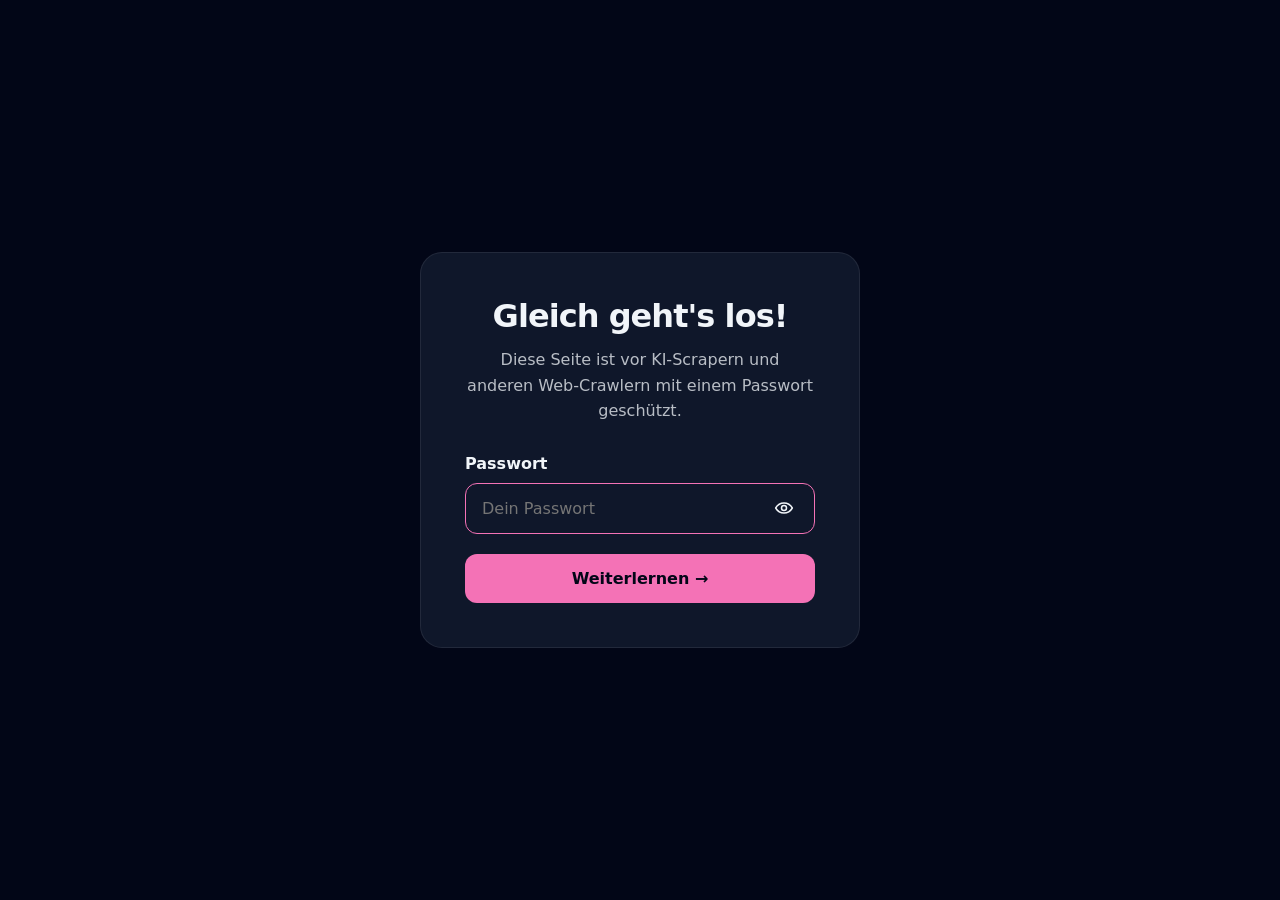
<file: index.html>
<!DOCTYPE html>
<html lang="de">
<head>
    <meta charset="UTF-8">
    <meta name="viewport" content="width=device-width, initial-scale=1.0">
    <title>annication</title>

    <!-- Styles -->
    <script src="/scripts/theme.js"></script>
    <link rel="stylesheet" href="/styles/variables.css">
    <link rel="stylesheet" href="/styles/global.css">
    <link rel="stylesheet" href="/styles/components.css">
    <link rel="stylesheet" href="/styles/index.css">

    <!-- Favicon -->
    <link rel="icon" type="image/png" href="/favicon/favicon-96x96.png" sizes="96x96">
    <link rel="icon" type="image/svg+xml" href="/favicon/favicon.svg">
    <link rel="shortcut icon" href="/favicon/favicon.ico">
    <link rel="apple-touch-icon" sizes="180x180" href="/favicon/apple-touch-icon.png">
    <link rel="manifest" href="/favicon/site.webmanifest">

    <!-- Data -->
    <script src="/scripts/content-crypto.js" defer></script>
    <script src="/scripts/course-loader.js" defer></script>

    <!-- Components -->
    <script src="/scripts/components/site-header.js" defer></script>
    <script src="/scripts/components/site-footer.js" defer></script>

    <!-- Page -->
    <script type="module" src="/scripts/index-page.js"></script>
</head>

<body>
    <site-header></site-header>

    <main class="home-main">
        <!-- Hero -->
        <section class="hero">
            <div class="hero-content">
                <p class="hero-eyebrow">
                    Mathematik · Informatik
                </p>

                <h1 class="hero-title">
                    Lernen, bis es
                    <span id="click-word">klickt</span>.
                </h1>

                <p class="hero-description">
                    annication ist eine kostenlose Lernplattform für Informatik und Mathematik.
                    <a class="hero-more-link" href="/pages/about.html">
                        Mehr erfahren <span aria-hidden="true">→</span>
                    </a>
                </p>

                <nav class="hero-actions" aria-label="Lernangebote">
                    <a class="button hero-action" href="#courses">
                        Kurse
                    </a>

                    <a class="button hero-action" href="#explore">
                        Entdecken
                    </a>

                    <a class="button hero-action" href="#youtube">
                        YouTube
                    </a>
                </nav>
            </div>

            <img
                class="hero-rocket"
                src="/annication_rocket.png"
                alt="annication Rakete">
        </section>

        <!-- Kurse -->
        <section id="courses" class="courses-section">
            <h2>Kurse</h2>

            <p>
                Klassische Uni-Module, aufbereitet und ergänzt.
                Lerne Schritt für Schritt mit strukturierten Kursen
                aus Informatik und Mathematik.
            </p>

            <div id="course-grid" class="course-grid"></div>
        </section>

        <!-- Entdecken -->
        <section id="explore" class="feature-section">
            <div class="feature-content">
                <h2>Entdecken</h2>

                <p>
                    In der Informatik und Mathematik hängen viele Themen zusammen - selbst wenn man
                    es ihnen auf den ersten Blick nicht ansieht. Mit der Graphennavigation
                    kannst du diese Zusammenhänge erkunden und so eine ganze neue Perspektive gewinnen.
                </p>

                <a class="feature-link" href="/pages/explore.html">
                    Wissensgraph erkunden
                    <span aria-hidden="true">→</span>
                </a>
            </div>
        </section>

        <!-- YouTube -->
        <section id="youtube" class="feature-section">
            <div class="feature-content">
                <h2>YouTube</h2>

                <p>
                    Manchmal hilft es, sich etwas erklären zu lassen.
                    Auf dem annication-YouTube-Kanal findest du
                    Erklärvideos rund um Informatik und Mathematik.
                </p>

                <a
                    class="feature-link"
                    href="https://www.youtube.com/@annication"
                    target="_blank"
                    rel="noopener noreferrer">
                    Zum YouTube-Kanal
                    <span aria-hidden="true">↗</span>
                </a>
            </div>
        </section>
    </main>

    <site-footer></site-footer>
</body>
</html>
</file>
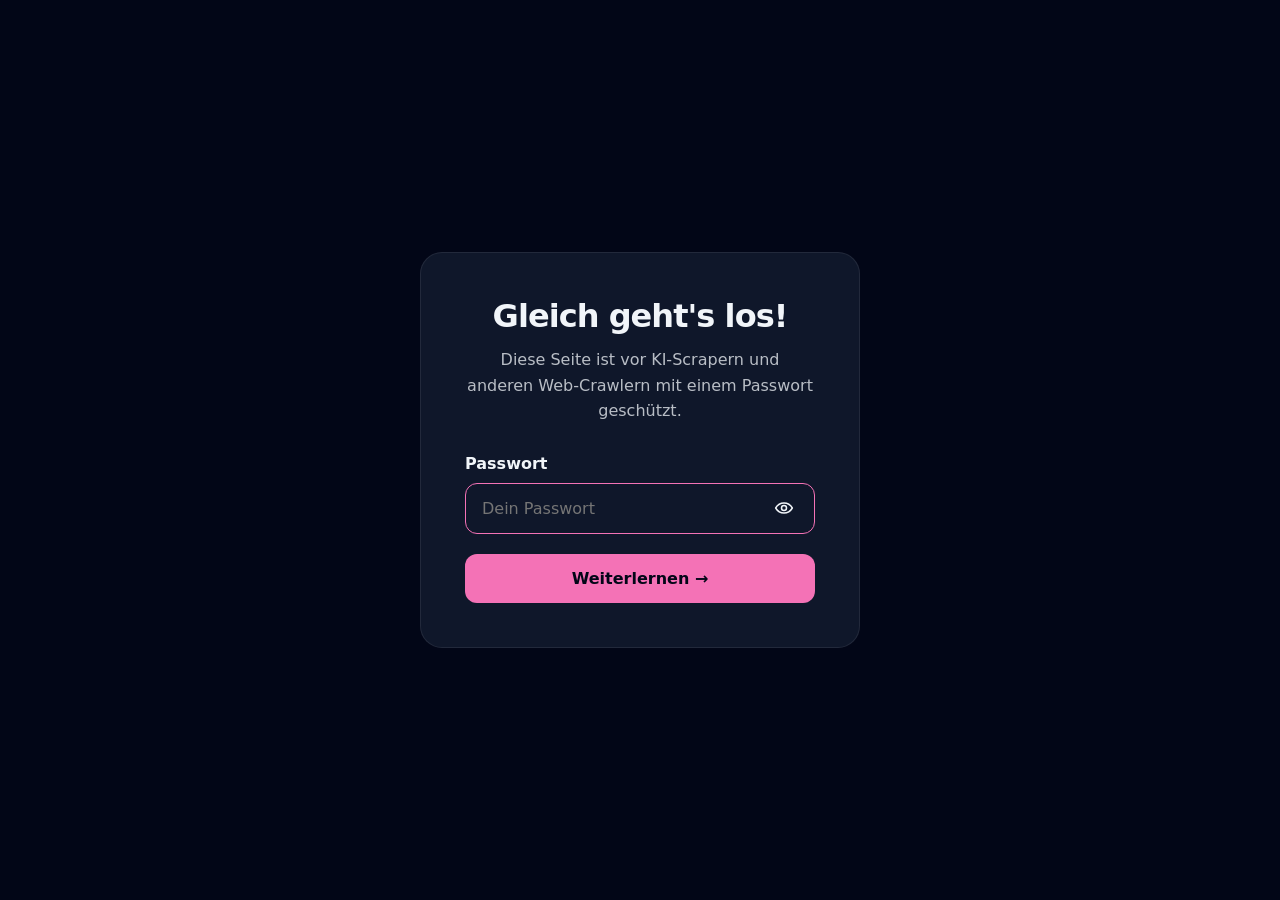
<file: password.html>
<!DOCTYPE html>
<html lang="de" class="staticrypt-html">
<head>
    <meta charset="utf-8" />
    <meta name="viewport" content="width=device-width, initial-scale=1" />
    <title>Geschützter Bereich | annication</title>
    <meta http-equiv="cache-control" content="no-cache" />
    <link rel="stylesheet" href="/styles/variables.css" />
    <link rel="stylesheet" href="/styles/index.css" />
    <script src="/scripts/content-crypto.js" defer></script>
    <script src="/scripts/password.js" defer></script>
</head>
<body class="staticrypt-body">
    <div id="staticrypt_loading" class="staticrypt-spinner-container" role="status" aria-label="Seite wird geladen">
        <div class="staticrypt-spinner"></div>
    </div>

    <main id="staticrypt_content" class="staticrypt-content hidden">
        <div class="staticrypt-page">
            <section class="staticrypt-card" aria-labelledby="password-title">
                <div class="staticrypt-brand">
                    <h1 id="password-title" class="staticrypt-title">Gleich geht's los!</h1>
                    <p class="staticrypt-instructions">Diese Seite ist vor KI-Scrapern und anderen Web-Crawlern mit einem Passwort geschützt.</p>
                </div>
                <form id="staticrypt-form" action="#" method="post">
                    <label class="staticrypt-label" for="staticrypt-password">Passwort</label>
                    <div class="staticrypt-password-container">
                        <input id="staticrypt-password" type="password" name="password"
                               placeholder="Dein Passwort" autocomplete="current-password" autofocus required />
                        <button id="staticrypt-toggle-password-visibility" class="staticrypt-toggle-password-visibility"
                                type="button" aria-label="Passwort anzeigen" aria-pressed="false">
                            <svg viewBox="0 0 24 24" fill="none" stroke="currentColor" stroke-width="1.8"
                                 stroke-linecap="round" stroke-linejoin="round" aria-hidden="true">
                                <path d="M2 12s3.5-6 10-6 10 6 10 6-3.5 6-10 6S2 12 2 12Z" />
                                <circle cx="12" cy="12" r="3" />
                            </svg>
                        </button>
                    </div>
                    <input type="submit" class="staticrypt-decrypt-button" value="Weiterlernen →" />
                    <p id="staticrypt-error" class="staticrypt-error hidden" role="alert">Hm ... Dein Passwort stimmt leider nicht.</p>
                </form>
            </section>
        </div>
    </main>
</body>
</html>
</file>
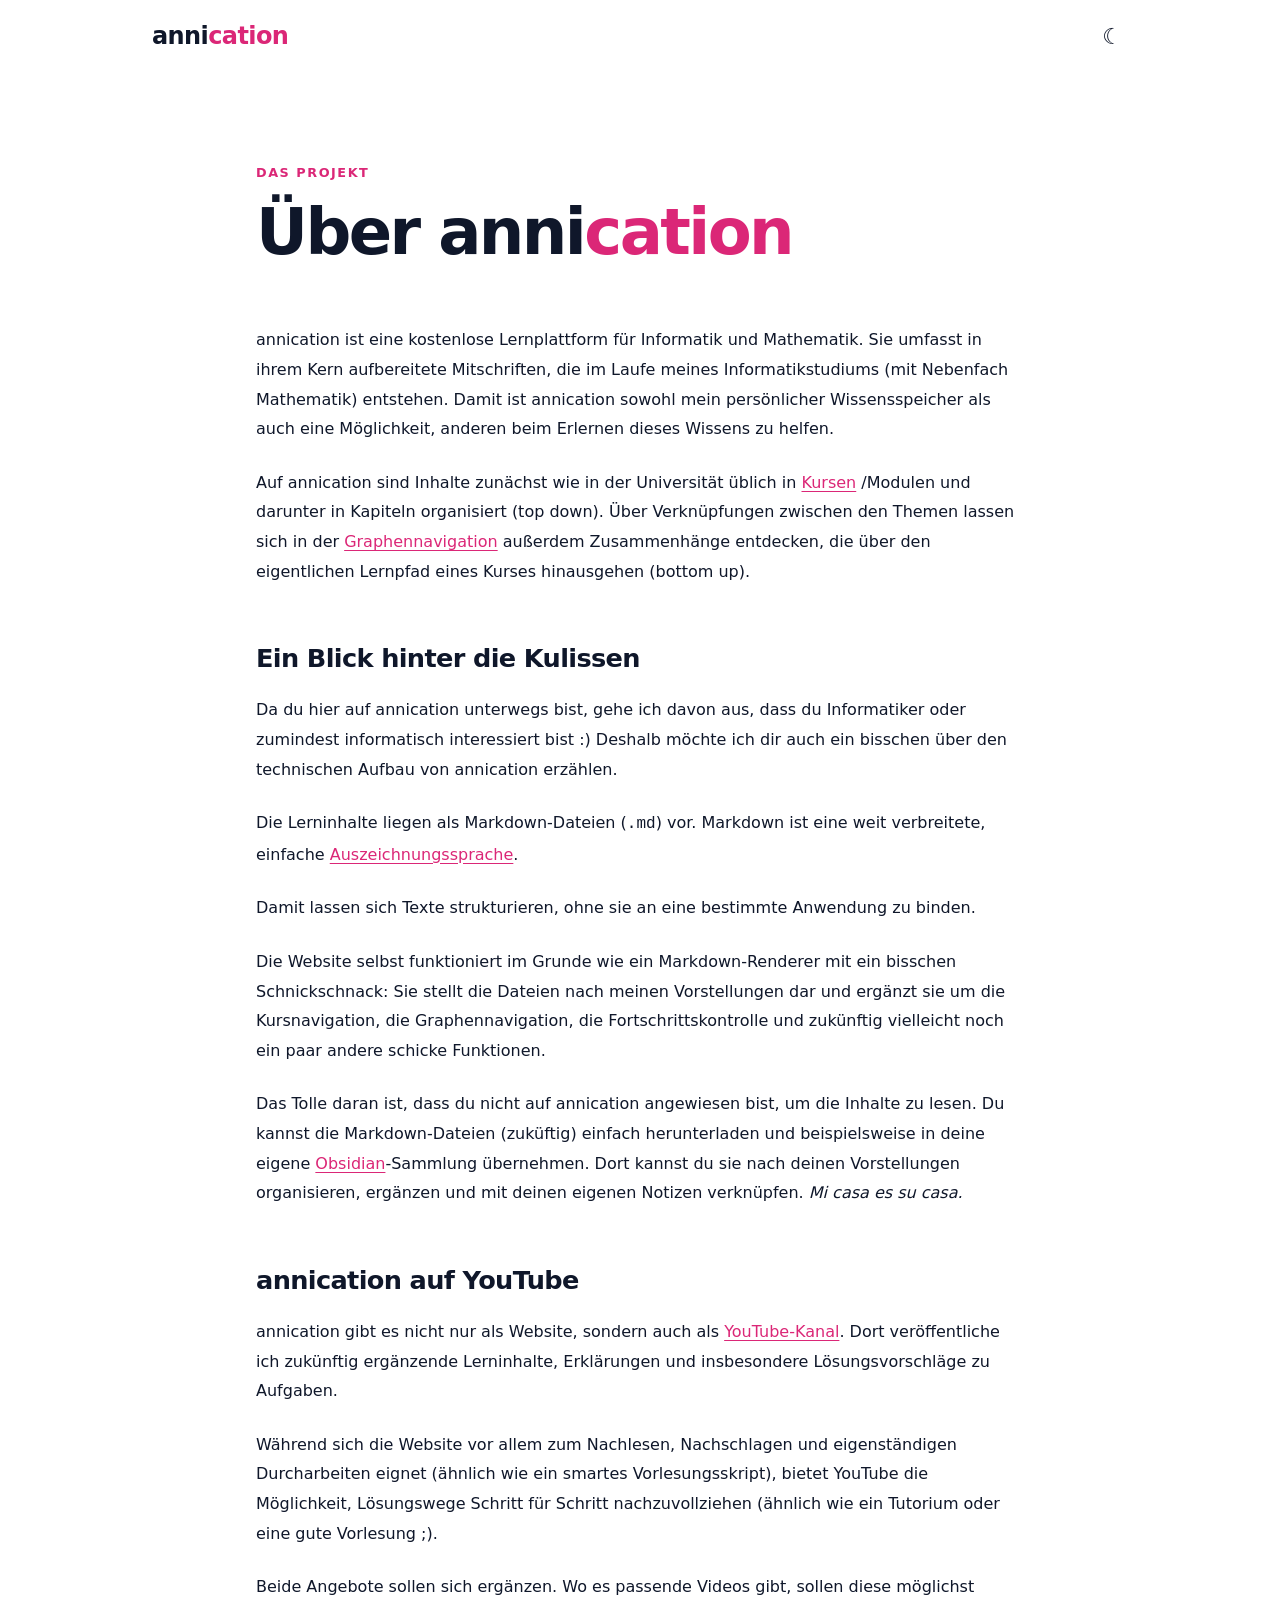
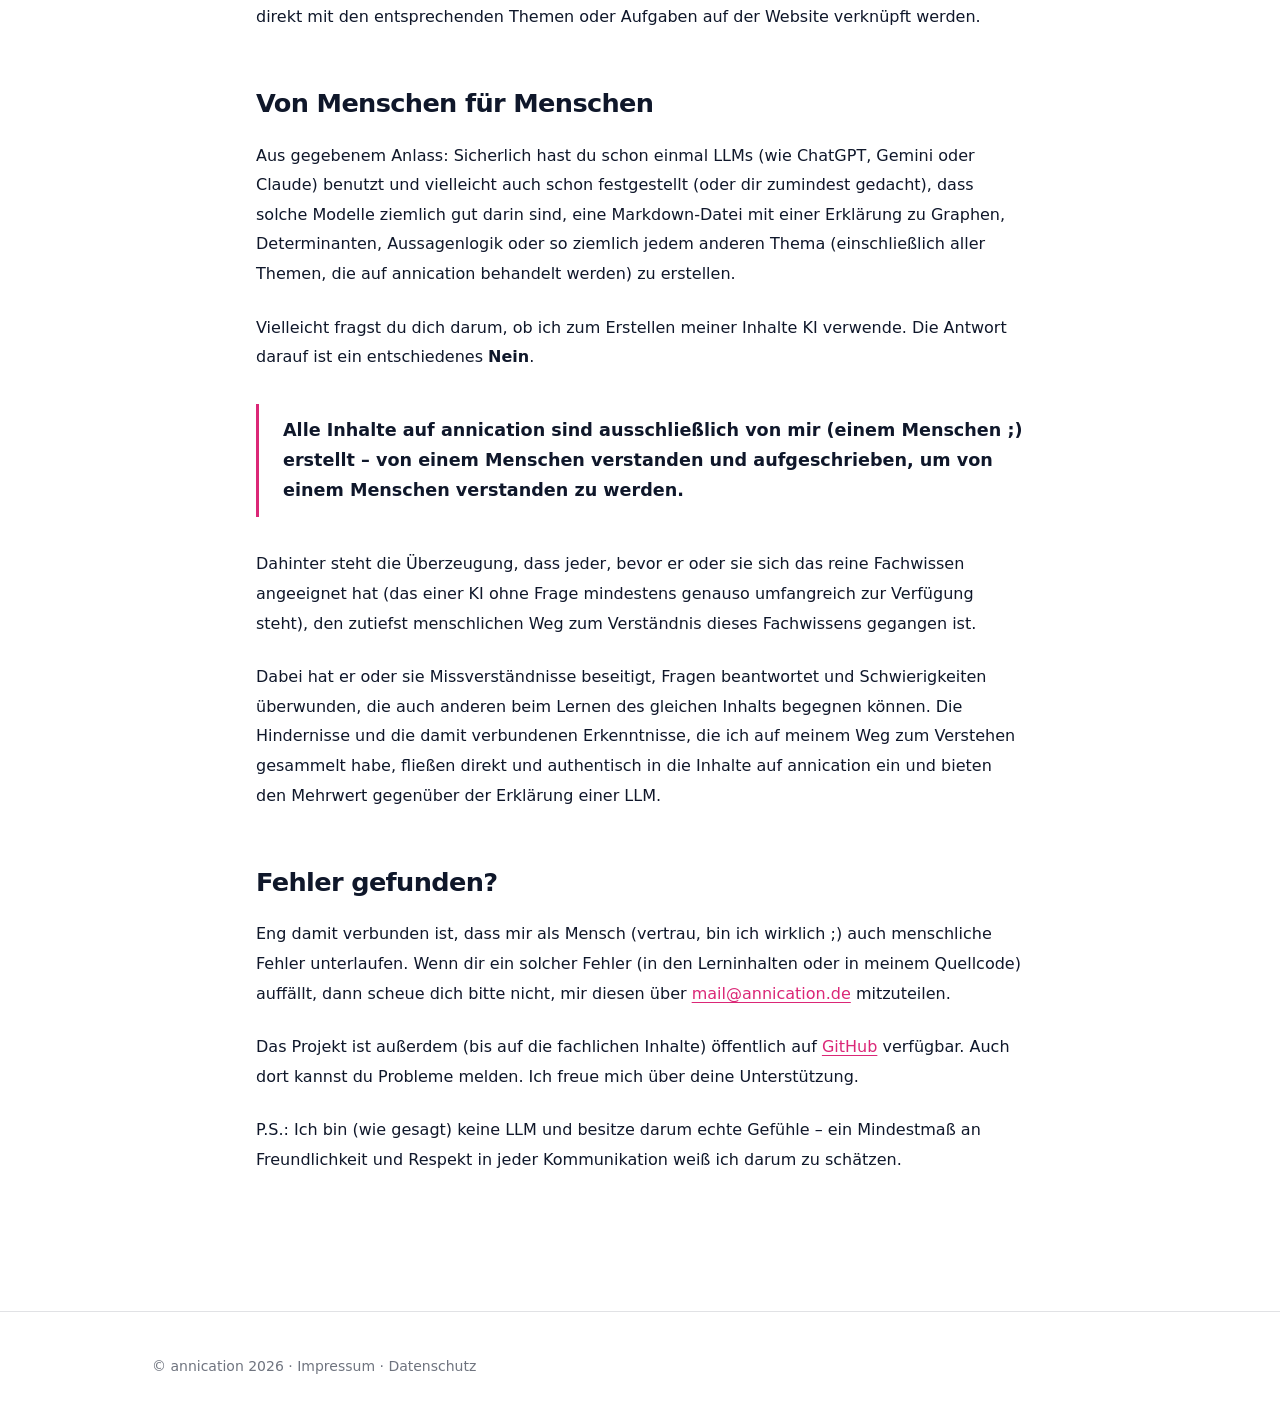
<file: pages/about.html>
<!DOCTYPE html>
<html lang="de">
<head>
    <meta charset="UTF-8">
    <meta name="viewport" content="width=device-width, initial-scale=1.0">

    <title>Über annication</title>

    <!-- Styles -->
    <script src="/scripts/theme.js"></script>
    <link rel="stylesheet" href="/styles/variables.css">
    <link rel="stylesheet" href="/styles/global.css">
    <link rel="stylesheet" href="/styles/components.css">
    <link rel="stylesheet" href="/styles/about.css">

    <!-- Favicon -->
    <link rel="icon" type="image/png" href="/favicon/favicon-96x96.png" sizes="96x96">
    <link rel="icon" type="image/svg+xml" href="/favicon/favicon.svg">
    <link rel="shortcut icon" href="/favicon/favicon.ico">
    <link rel="apple-touch-icon" sizes="180x180" href="/favicon/apple-touch-icon.png">
    <link rel="manifest" href="/favicon/site.webmanifest">

    <!-- Components -->
    <script src="/scripts/components/site-header.js" defer></script>
    <script src="/scripts/components/site-footer.js" defer></script>
</head>

<body>
    <site-header></site-header>

    <main class="about-page">
        <article class="about-article">

            <header class="about-header">
                <p class="about-eyebrow">DAS PROJEKT</p>
                <h1>Über anni<span class="about-cation">cation</span></h1>
            </header>

            <div class="about-content">
                <p>
                    annication ist eine kostenlose Lernplattform für
                    Informatik und Mathematik.
                    Sie umfasst in ihrem Kern aufbereitete Mitschriften,
                    die im Laufe meines Informatikstudiums (mit Nebenfach
                    Mathematik) entstehen. Damit ist annication sowohl
                    mein persönlicher Wissensspeicher als auch eine
                    Möglichkeit, anderen beim Erlernen dieses Wissens
                    zu helfen.
                </p>

                <p>
                    Auf annication sind Inhalte zunächst wie in der
                    Universität üblich in
                    <a href="/#courses">Kursen</a>
                    /Modulen und darunter in Kapiteln
                    organisiert (top down). Über Verknüpfungen zwischen
                    den Themen lassen sich in der
                    <a href="/#graph">Graphennavigation</a>
                    außerdem Zusammenhänge entdecken, die über den
                    eigentlichen Lernpfad eines Kurses hinausgehen
                    (bottom up).
                </p>

                <h2>Ein Blick hinter die Kulissen</h2>

                <p>
                    Da du hier auf annication unterwegs bist, gehe ich davon aus, dass du
                    Informatiker oder zumindest informatisch interessiert
                    bist :) Deshalb möchte ich dir auch ein bisschen
                    über den technischen Aufbau von annication erzählen.
                </p>

                <p>
                    Die Lerninhalte liegen als Markdown-Dateien
                    (<code>.md</code>) vor. Markdown ist eine weit
                    verbreitete, einfache
                    <a href="https://de.wikipedia.org/wiki/Auszeichnungssprache" target="_blank" rel="noopener noreferrer">Auszeichnungssprache</a>.

                </p>

                <p>
                    Damit lassen sich Texte
                    strukturieren, ohne sie an eine bestimmte Anwendung
                    zu binden.
                </p>

                <p>
                    Die Website selbst funktioniert im Grunde wie ein
                    Markdown-Renderer mit ein bisschen Schnickschnack:
                    Sie stellt die Dateien nach meinen Vorstellungen
                    dar und ergänzt sie um die Kursnavigation, die
                    Graphennavigation, die Fortschrittskontrolle und
                    zukünftig vielleicht noch ein paar andere schicke
                    Funktionen.
                </p>

                <p>
                    Das Tolle daran ist, dass du nicht auf annication
                    angewiesen bist, um die Inhalte zu lesen. Du kannst
                    die Markdown-Dateien (zuküftig) einfach herunterladen und beispielsweise
                    in deine eigene
                    <a href="https://obsidian.md" target="_blank" rel="noopener noreferrer">Obsidian</a>-Sammlung
                    übernehmen.
                    Dort kannst du sie nach deinen Vorstellungen
                    organisieren, ergänzen und mit deinen eigenen
                    Notizen verknüpfen.
                    <em>Mi casa es su casa.</em>
                </p>

                <h2>annication auf YouTube</h2>

                <p>
                    annication gibt es nicht nur als Website, sondern
                    auch als
                    <a href="https://www.youtube.com/@annication">YouTube-Kanal</a>.
                    Dort veröffentliche ich zukünftig ergänzende
                    Lerninhalte, Erklärungen und insbesondere
                    Lösungsvorschläge zu Aufgaben.
                </p>

                <p>
                    Während sich die Website vor allem zum Nachlesen,
                    Nachschlagen und eigenständigen Durcharbeiten eignet
                    (ähnlich wie ein smartes Vorlesungsskript), bietet
                    YouTube die Möglichkeit, Lösungswege Schritt für
                    Schritt nachzuvollziehen (ähnlich wie ein Tutorium
                    oder eine gute Vorlesung ;).
                </p>

                <p>
                    Beide Angebote sollen sich ergänzen. Wo es passende
                    Videos gibt, sollen diese möglichst direkt mit den
                    entsprechenden Themen oder Aufgaben auf der Website
                    verknüpft werden.
                </p>

                <h2>Von Menschen für Menschen</h2>

                <p>
                    Aus gegebenem Anlass: Sicherlich hast du schon einmal
                    LLMs (wie ChatGPT, Gemini oder Claude) benutzt und
                    vielleicht auch schon festgestellt (oder dir
                    zumindest gedacht), dass solche Modelle ziemlich
                    gut darin sind, eine Markdown-Datei mit einer
                    Erklärung zu Graphen, Determinanten,
                    Aussagenlogik oder so ziemlich jedem anderen Thema
                    (einschließlich aller Themen, die auf annication
                    behandelt werden) zu erstellen.
                </p>

                <p>
                    Vielleicht fragst du dich darum, ob ich zum Erstellen
                    meiner Inhalte KI verwende. Die Antwort darauf ist
                    ein entschiedenes <strong>Nein</strong>.
                </p>

                <p class="about-statement">
                    Alle Inhalte auf annication sind ausschließlich von
                    mir (einem Menschen ;) erstellt – von einem Menschen
                    verstanden und aufgeschrieben, um von einem Menschen
                    verstanden zu werden.
                </p>

                <p>
                    Dahinter steht die Überzeugung, dass jeder, bevor
                    er oder sie sich das reine Fachwissen angeeignet hat
                    (das einer KI ohne Frage mindestens genauso
                    umfangreich zur Verfügung steht), den zutiefst
                    menschlichen Weg zum Verständnis dieses Fachwissens
                    gegangen ist.
                </p>

                <p>
                    Dabei hat er oder sie Missverständnisse beseitigt,
                    Fragen beantwortet und Schwierigkeiten überwunden,
                    die auch anderen beim Lernen des gleichen Inhalts
                    begegnen können. Die Hindernisse und die damit
                    verbundenen Erkenntnisse, die ich auf meinem Weg
                    zum Verstehen gesammelt habe, fließen direkt und
                    authentisch in die Inhalte auf annication ein und
                    bieten den Mehrwert gegenüber der Erklärung einer LLM.
                </p>

                <h2>Fehler gefunden?</h2>

                <p>
                    Eng damit verbunden ist, dass mir als Mensch
                    (vertrau, bin ich wirklich ;) auch menschliche
                    Fehler unterlaufen. Wenn dir ein solcher Fehler
                    (in den Lerninhalten oder in meinem Quellcode)
                    auffällt, dann scheue dich bitte nicht, mir diesen
                    über
                    <a href="mailto:mail@annication.de">mail@annication.de</a>
                    mitzuteilen.
                </p>

                <p>
                    Das Projekt ist außerdem (bis auf die fachlichen Inhalte) öffentlich auf
                    <a href="https://github.com/annication/annication.github.io" target="_blank" rel="noopener noreferrer">GitHub</a>
                    verfügbar. Auch dort kannst du Probleme melden.
                    Ich freue mich über deine Unterstützung.
                </p>

                <p>
                    P.S.: Ich bin (wie gesagt) keine LLM und besitze
                    darum echte Gefühle – ein Mindestmaß an
                    Freundlichkeit und Respekt in jeder Kommunikation
                    weiß ich darum zu schätzen.
                </p>
            </div>
        </article>
    </main>
    <site-footer></site-footer>
</body>
</html>
</file>
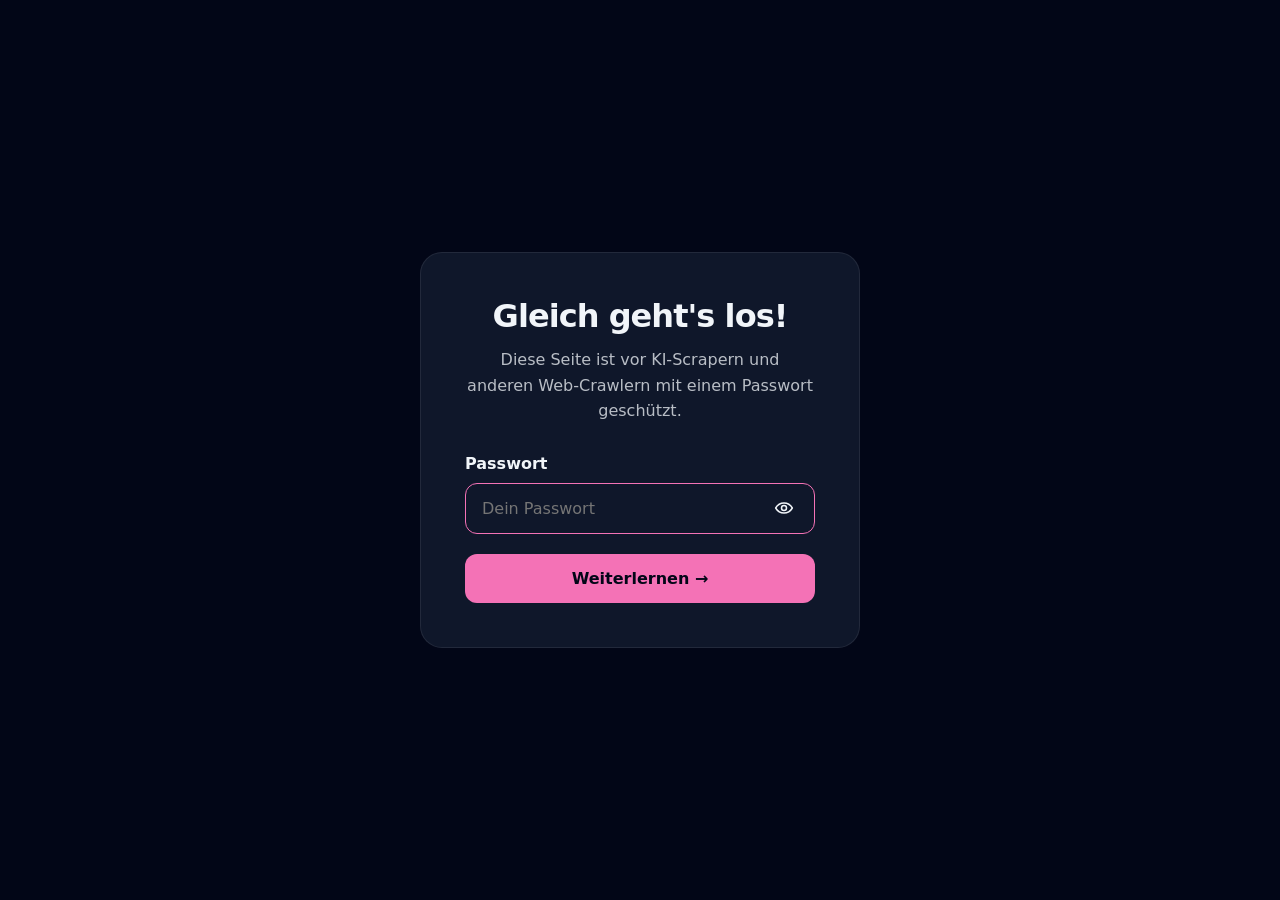
<file: pages/explore.html>
<!DOCTYPE html>
<html lang="de">
<head>
    <meta charset="UTF-8">
    <meta name="viewport" content="width=device-width, initial-scale=1.0">

    <title>Entdecken - annication</title>

    <!-- Styles -->
    <script src="/scripts/theme.js"></script>
    <link rel="stylesheet" href="/styles/variables.css">
    <link rel="stylesheet" href="/styles/global.css">
    <link rel="stylesheet" href="/styles/components.css">
    <link rel="stylesheet" href="/styles/explore.css">

    <!-- Favicon -->
    <link rel="icon" type="image/png" href="/favicon/favicon-96x96.png" sizes="96x96">
    <link rel="icon" type="image/svg+xml" href="/favicon/favicon.svg">
    <link rel="shortcut icon" href="/favicon/favicon.ico">
    <link rel="apple-touch-icon" sizes="180x180" href="/favicon/apple-touch-icon.png">
    <link rel="manifest" href="/favicon/site.webmanifest">

    <!-- Components -->
    <script src="/scripts/content-crypto.js" defer></script>
    <script src="/scripts/components/site-header.js" defer></script>
    <script type="module" src="/scripts/components/topic-graph.js">
</script>
</head>
<body class="explore-layout">
    <site-header></site-header>

    <main class="explore-main">
        <section class="explore-page">
            <div class="explore-heading">
                <h1>Entdecken</h1>
                <p>Erkunde Zusammenhänge zwischen Themen.</p>
            </div>

            <topic-graph></topic-graph>
        </section>
    </main>
</body>
</html>
</file>
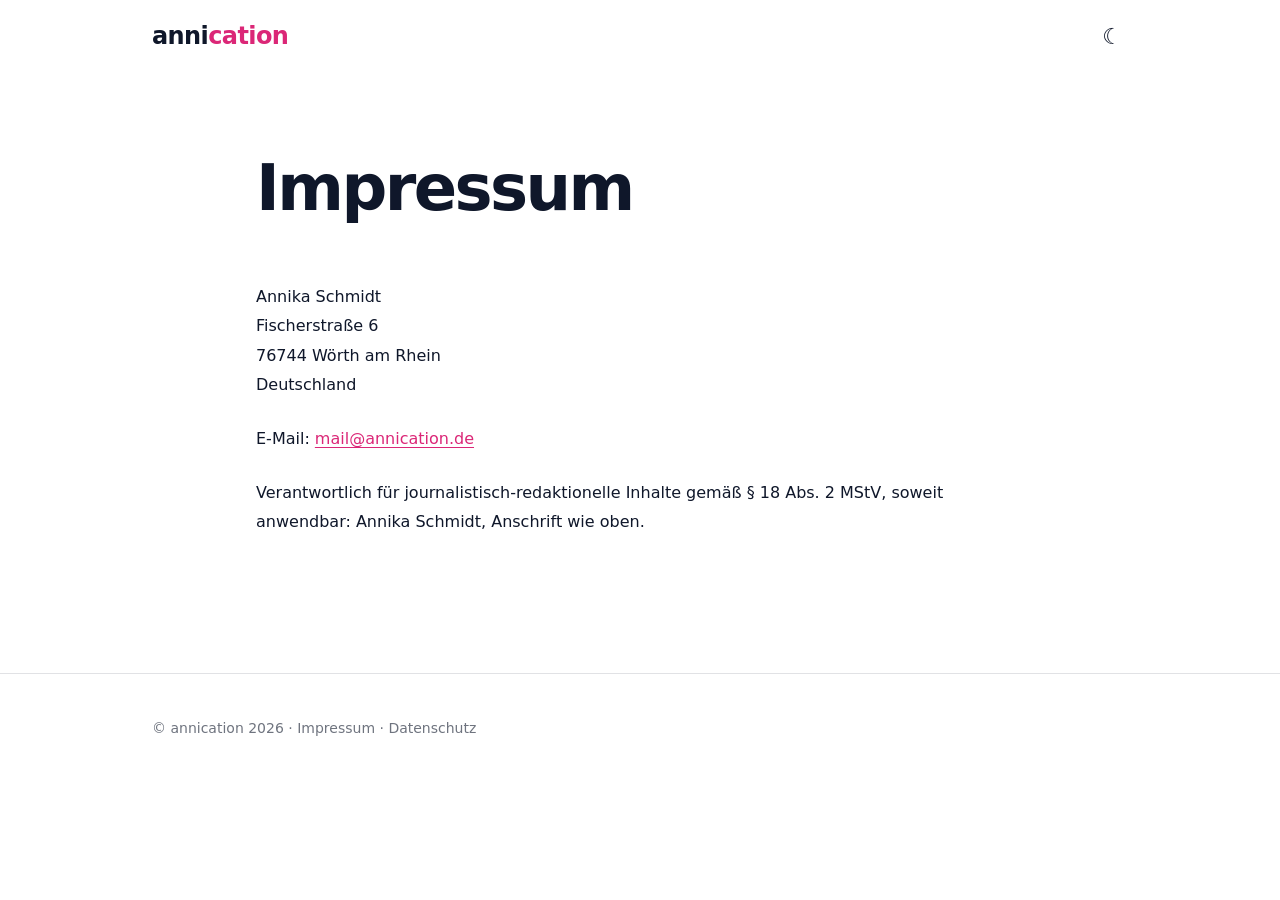
<file: pages/legal-notice.html>
<!DOCTYPE html>
<html lang="de">
<head>
    <meta charset="UTF-8">
    <meta name="viewport" content="width=device-width, initial-scale=1.0">
    <title>Impressum – annication</title>

    <!-- Styles -->
    <script src="/scripts/theme.js"></script>
    <link rel="stylesheet" href="/styles/variables.css">
    <link rel="stylesheet" href="/styles/global.css">
    <link rel="stylesheet" href="/styles/components.css">
    <link rel="stylesheet" href="/styles/about.css">

    <!-- Favicon -->
    <link rel="icon" type="image/png" href="/favicon/favicon-96x96.png" sizes="96x96">
    <link rel="icon" type="image/svg+xml" href="/favicon/favicon.svg">
    <link rel="shortcut icon" href="/favicon/favicon.ico">
    <link rel="apple-touch-icon" sizes="180x180" href="/favicon/apple-touch-icon.png">
    <link rel="manifest" href="/favicon/site.webmanifest">

    <!-- Components -->
    <script src="/scripts/components/site-header.js" defer></script>
    <script src="/scripts/components/site-footer.js" defer></script>
</head>

<body>
    <site-header></site-header>

    <main class="about-page">
        <article class="about-article">
            <header class="about-header">
                <h1>Impressum</h1>
            </header>

            <div class="about-content">
                <p>
                    Annika Schmidt<br>
                    Fischerstraße 6<br>
                    76744 Wörth am Rhein<br>
                    Deutschland
                </p>

                <p>
                    E-Mail:
                    <a href="mailto:mail@annication.de">
                        mail@annication.de
                    </a>
                </p>

                <p>
                    Verantwortlich für journalistisch-redaktionelle
                    Inhalte gemäß § 18 Abs. 2 MStV, soweit anwendbar:
                    Annika Schmidt, Anschrift wie oben.
                </p>
            </div>
        </article>
    </main>

    <site-footer></site-footer>
</body>
</html>
</file>
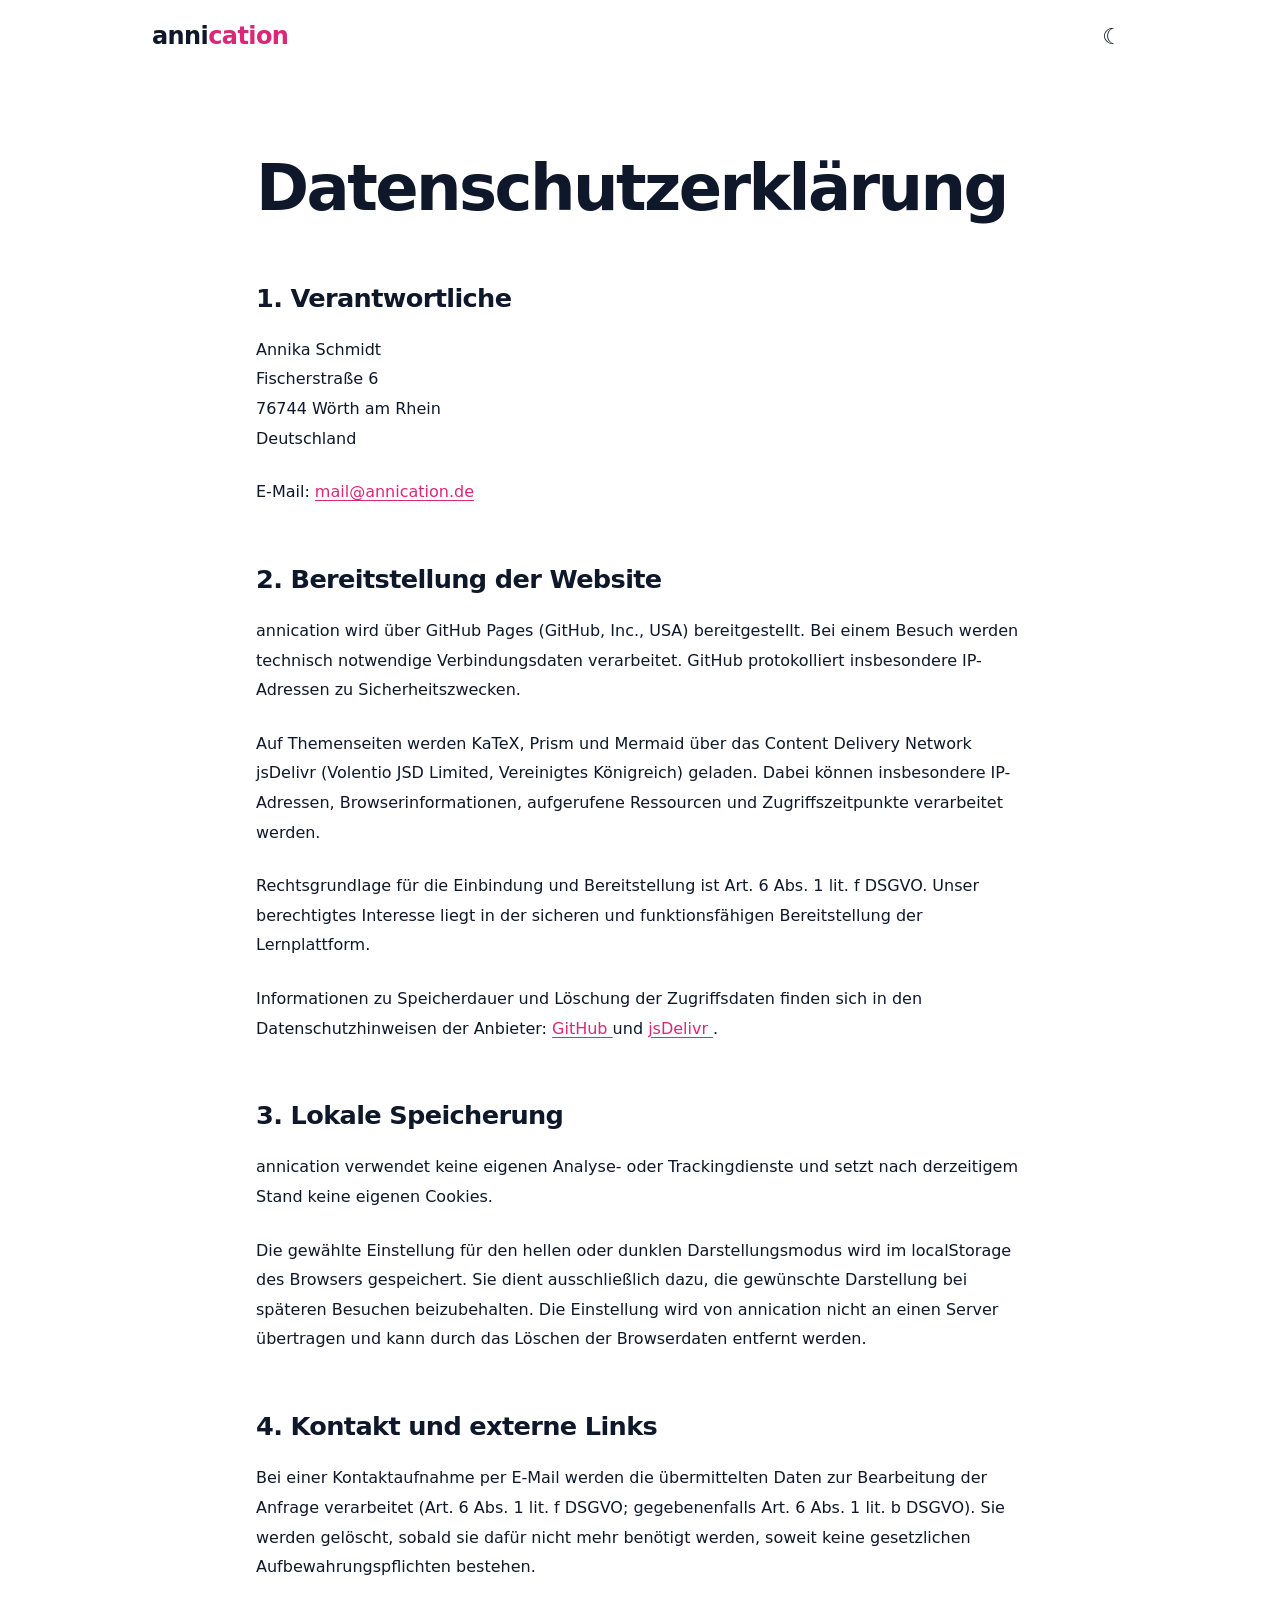
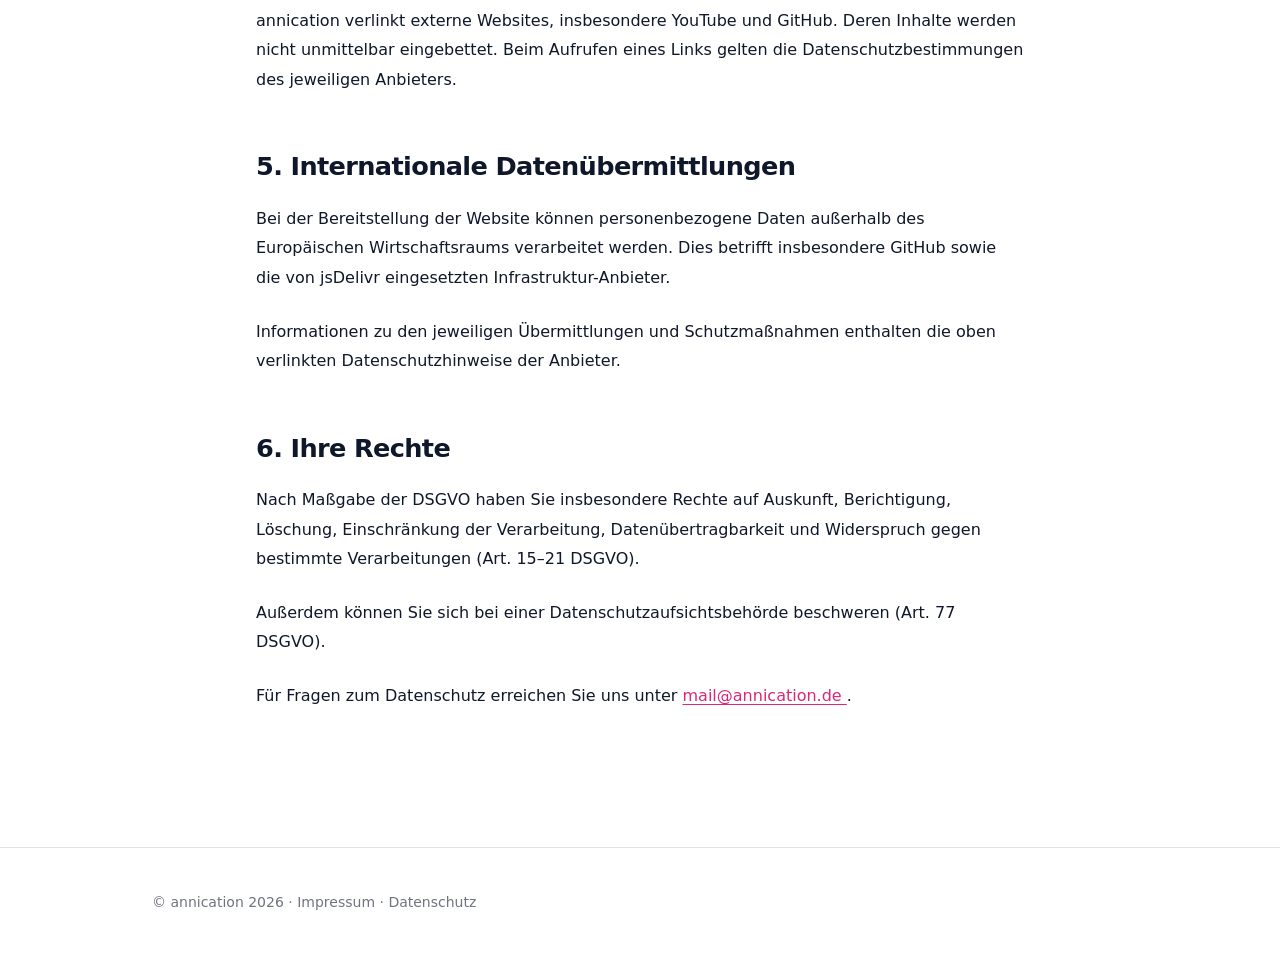
<file: pages/privacy.html>
<!DOCTYPE html>
<html lang="de">
<head>
    <meta charset="UTF-8">
    <meta name="viewport" content="width=device-width, initial-scale=1.0">
    <title>Datenschutz – annication</title>

    <!-- Styles -->
    <script src="/scripts/theme.js"></script>
    <link rel="stylesheet" href="/styles/variables.css">
    <link rel="stylesheet" href="/styles/global.css">
    <link rel="stylesheet" href="/styles/components.css">
    <link rel="stylesheet" href="/styles/about.css">

    <!-- Favicon -->
    <link rel="icon" type="image/png" href="/favicon/favicon-96x96.png" sizes="96x96">
    <link rel="icon" type="image/svg+xml" href="/favicon/favicon.svg">
    <link rel="shortcut icon" href="/favicon/favicon.ico">
    <link rel="apple-touch-icon" sizes="180x180" href="/favicon/apple-touch-icon.png">
    <link rel="manifest" href="/favicon/site.webmanifest">

    <!-- Components -->
    <script src="/scripts/components/site-header.js" defer></script>
    <script src="/scripts/components/site-footer.js" defer></script>
</head>

<body>
    <site-header></site-header>

    <main class="about-page">
        <article class="about-article">
            <header class="about-header">
                <h1>Datenschutzerklärung</h1>
            </header>

            <div class="about-content">
                <h2>1. Verantwortliche</h2>

                <p>
                    Annika Schmidt<br>
                    Fischerstraße 6<br>
                    76744 Wörth am Rhein<br>
                    Deutschland
                </p>

                <p>
                    E-Mail:
                    <a href="mailto:mail@annication.de">
                        mail@annication.de
                    </a>
                </p>

                <h2>2. Bereitstellung der Website</h2>

                <p>
                    annication wird über GitHub Pages
                    (GitHub, Inc., USA) bereitgestellt.
                    Bei einem Besuch werden technisch
                    notwendige Verbindungsdaten verarbeitet.
                    GitHub protokolliert insbesondere
                    IP-Adressen zu Sicherheitszwecken.
                </p>

                <p>
                    Auf Themenseiten werden KaTeX, Prism
                    und Mermaid über das Content Delivery
                    Network jsDelivr (Volentio JSD Limited,
                    Vereinigtes Königreich) geladen.
                    Dabei können insbesondere IP-Adressen,
                    Browserinformationen, aufgerufene
                    Ressourcen und Zugriffszeitpunkte
                    verarbeitet werden.
                </p>

                <p>
                    Rechtsgrundlage für die Einbindung
                    und Bereitstellung ist Art. 6 Abs. 1
                    lit. f DSGVO. Unser berechtigtes
                    Interesse liegt in der sicheren
                    und funktionsfähigen Bereitstellung
                    der Lernplattform.
                </p>

                <p>
                    Informationen zu Speicherdauer und
                    Löschung der Zugriffsdaten finden
                    sich in den Datenschutzhinweisen
                    der Anbieter:
                    <a href="https://docs.github.com/en/site-policy/privacy-policies/github-general-privacy-statement">
                        GitHub
                    </a>
                    und
                    <a href="https://github.com/jsdelivr/jsdelivr/blob/master/Privacy%20Policy.md">
                        jsDelivr
                    </a>.
                </p>

                <h2>3. Lokale Speicherung</h2>

                <p>
                    annication verwendet keine eigenen
                    Analyse- oder Trackingdienste und
                    setzt nach derzeitigem Stand keine
                    eigenen Cookies.
                </p>

                <p>
                    Die gewählte Einstellung für den
                    hellen oder dunklen Darstellungsmodus
                    wird im localStorage des Browsers
                    gespeichert. Sie dient ausschließlich
                    dazu, die gewünschte Darstellung
                    bei späteren Besuchen beizubehalten.
                    Die Einstellung wird von annication
                    nicht an einen Server übertragen
                    und kann durch das Löschen der
                    Browserdaten entfernt werden.
                </p>

                <h2>4. Kontakt und externe Links</h2>

                <p>
                    Bei einer Kontaktaufnahme per E-Mail
                    werden die übermittelten Daten
                    zur Bearbeitung der Anfrage verarbeitet
                    (Art. 6 Abs. 1 lit. f DSGVO;
                    gegebenenfalls Art. 6 Abs. 1
                    lit. b DSGVO). Sie werden gelöscht,
                    sobald sie dafür nicht mehr benötigt
                    werden, soweit keine gesetzlichen
                    Aufbewahrungspflichten bestehen.
                </p>

                <p>
                    annication verlinkt externe Websites,
                    insbesondere YouTube und GitHub.
                    Deren Inhalte werden nicht unmittelbar
                    eingebettet. Beim Aufrufen eines Links
                    gelten die Datenschutzbestimmungen
                    des jeweiligen Anbieters.
                </p>

                <h2>5. Internationale Datenübermittlungen</h2>

                <p>
                    Bei der Bereitstellung der Website
                    können personenbezogene Daten
                    außerhalb des Europäischen
                    Wirtschaftsraums verarbeitet werden.
                    Dies betrifft insbesondere GitHub
                    sowie die von jsDelivr eingesetzten
                    Infrastruktur-Anbieter.
                </p>

                <p>
                    Informationen zu den jeweiligen
                    Übermittlungen und Schutzmaßnahmen
                    enthalten die oben verlinkten
                    Datenschutzhinweise der Anbieter.
                </p>

                <h2>6. Ihre Rechte</h2>

                <p>
                    Nach Maßgabe der DSGVO haben Sie
                    insbesondere Rechte auf Auskunft,
                    Berichtigung, Löschung, Einschränkung
                    der Verarbeitung, Datenübertragbarkeit
                    und Widerspruch gegen bestimmte
                    Verarbeitungen (Art. 15–21 DSGVO).
                </p>

                <p>
                    Außerdem können Sie sich bei einer
                    Datenschutzaufsichtsbehörde beschweren
                    (Art. 77 DSGVO).
                </p>

                <p>
                    Für Fragen zum Datenschutz erreichen
                    Sie uns unter
                    <a href="mailto:mail@annication.de">
                        mail@annication.de
                    </a>.
                </p>
            </div>
        </article>
    </main>

    <site-footer></site-footer>
</body>
</html>
</file>
<file: styles/variables.css>
/* =========================================================
   DARK THEME
   ========================================================= */

:root {
    color-scheme: dark;

    --background: #020617;
    --surface: #0f172a;
    --text: #f1f5f9;
    --pink: #f472b6;

    --overlay: rgba(0, 0, 0, 0.5);
    --border: rgba(255, 255, 255, 0.08);
}


/* =========================================================
   LIGHT THEME
   ========================================================= */

[data-theme="light"] {
    color-scheme: light;

    --background: #ffffff;
    --surface: #f8fafc;
    --text: #0f172a;
    --pink: #db2777;

    --overlay: rgba(0, 0, 0, 0.3);
    --border: rgba(15, 23, 42, 0.12);
}

/* =========================================================
   LAYOUT
   ========================================================= */

:root {
    --layout-max-width: 64rem;
    --reading-max-width: 48rem;
    --page-padding-inline: 1.5rem;
}
</file>
<file: styles/global.css>
* {
    box-sizing: border-box;
}

html {
    background: var(--background);
}

body {
    margin: 0;

    background: var(--background);
    color: var(--text);

    font-family: "Segoe UI", system-ui, -apple-system, BlinkMacSystemFont, sans-serif;
}

main {
    width: 100%;
    max-width: var(--layout-max-width);
    margin-inline: auto;
    padding: 3rem var(--page-padding-inline);
}

.topic-main > page-title,
.topic-main > #topic {
    display: block;
    max-width: var(--reading-max-width);
    margin-inline: auto;
}

h2 {
    font-weight: 500;
}

h1 {
    margin: 0;
    font-size: clamp(2rem, 6vw, 3.75rem);
    font-weight: 900;
    letter-spacing: -0.025em;
    line-height: 1.05;
    hyphens: auto;
    white-space: normal;
    overflow-wrap: break-word;
}

.topic-link,
.topic-link:visited {
    color: var(--pink);
}
</file>
<file: styles/components.css>
/* =========================================================
   CONTENT BOXES
   ========================================================= */

.content-box {
    margin: 2rem 0;
    padding-left: 1.25rem;

    border-left: 0.1875rem solid var(--pink);
}

.content-box-header {
    display: flex;
    align-items: baseline;
    gap: 0.375rem;

    margin-bottom: 0.625rem;
}

.content-box-type {
    color: color-mix(
        in srgb,
        var(--pink) 70%,
        transparent
    );

    font-size: 0.75rem;
    font-weight: 400;
    letter-spacing: 0.08em;
}

.content-box-title {
    color: var(--text);

    font-size: 1rem;
    font-weight: 500;
}

.content-box-content {
    line-height: 1.6;
}

.content-box-content :not(pre) > code,
annication-markdown :not(pre) > code {
    background: color-mix(
        in srgb,
        var(--pink) 15%,
        transparent
    );

    padding: 0.1em 0.2em;
    border-radius: 0.25rem;
}

annication-markdown pre {
    margin: 1.5rem 0;
    padding: 1.25rem;

    background: var(--surface);
    border: 0.0625rem solid var(--border);
    border-radius: 0.75rem;

    overflow-x: auto;
}

annication-markdown pre code {
    padding: 0;

    background: none;
}

.content-box:not(.theorem, .definition, .proof)  {
    border-left-color: color-mix(
        in srgb,
        var(--pink) 25%,
        transparent
    );
}

.content-box:not(.theorem, .definition, .proof)  .content-box-type {
    font-size: 0.7rem;
    opacity: 0.6;
}

.content-box:not(.theorem, .definition, .proof)  .content-box-content {
    font-size: 0.9rem;
}

/* =========================================================
   COLLAPSIBLE CONTENT BOXES
   ========================================================= */

.content-box:is(details) > summary {
    cursor: pointer;
    list-style: none;
}

.content-box:is(details) > summary::-webkit-details-marker {
    display: none;
}

.content-box:is(details) .content-box-title {
    flex: 1;
}

.content-box-chevron {
    margin-left: auto;
    color: var(--pink);
    font-size: 1rem;
    transition: transform 0.2s ease;
}

.content-box:is(details)[open] .content-box-chevron {
    transform: rotate(180deg);
}

.content-box:is(details) > summary:focus-visible {
    outline: 0.125rem solid var(--pink);
    outline-offset: 0.25rem;
}

.content-box:is(details) > .content-box-content {
    padding-top: 0.75rem;
}


/* =========================================================
   PAGE TITLE
   ========================================================= */

.page-title {
    margin-bottom: 1.5rem;
}

.chapter-number {
    margin: 0 0 0.75rem;

    color: color-mix(
        in srgb,
        var(--pink) 70%,
        transparent
    );

    font-size: 0.875rem;
    font-weight: 600;
    letter-spacing: 0.2em;
    text-transform: uppercase;
}


/* =========================================================
   HEADER
   ========================================================= */

.header-brand {
    display: flex;
    align-items: baseline;
    gap: 0.625rem;
    min-width: 0;
}

.brand {
    color: var(--text);

    font-size: 1.5rem;
    font-weight: 700;
    letter-spacing: -0.025em;

    text-decoration: none;
    flex-shrink: 0;
}

.site-course {
    color: var(--text);
    font-size: 1rem;
    font-weight: 400;

    min-width: 0;
    overflow: hidden;
    text-overflow: ellipsis;
    white-space: nowrap;
}

.header-actions {
    display: flex;
    align-items: center;
    gap: 1.5rem;
    flex-shrink: 0;
}

.site-header {
    position: sticky;
    top: 0;
    z-index: 100;

    background: var(--background);
}

.header-inner {
    max-width: var(--layout-max-width);
    margin-inline: auto;
    padding: 1.25rem var(--page-padding-inline);

    display: flex;
    align-items: center;
    justify-content: space-between;
}

.brand {
    color: var(--text);

    font-size: 1.5rem;
    font-weight: 700;
    letter-spacing: -0.025em;

    text-decoration: none;
}

.brand span {
    color: var(--pink);
}

.site-header-separator {
    color: var(--pink);
}

.theme-toggle {
    display: flex;
    align-items: center;
    justify-content: center;

    width: 2rem;
    height: 2rem;
    padding: 0;

    background: none;
    border: none;
    border-radius: 0.5rem;

    color: var(--text);
    font: inherit;
    font-size: 1.375rem;

    cursor: pointer;
}

.theme-toggle:hover {
    color: var(--pink);
}

.theme-toggle:focus-visible {
    outline: 0.125rem solid var(--pink);
    outline-offset: 0.1875rem;
}

/* =========================================================
   TABLE OF CONTENTS BUTTON
   ========================================================= */

.table-of-contents-button {
    display: flex;
    align-items: center;
    justify-content: center;

    width: 2rem;
    height: 2rem;
    padding: 0;

    background: none;
    border: none;
    border-radius: 0.5rem;

    color: var(--text);

    cursor: pointer;
}

.table-of-contents-button:hover {
    color: var(--pink);
}

.table-of-contents-button:focus-visible {
    outline: 0.125rem solid var(--pink);
    outline-offset: 0.1875rem;
}

.menu-icon {
    display: block;
    width: 1.5rem;
    height: 1.5rem;
}

/* =========================================================
   TABLE OF CONTENTS OVERLAY
   ========================================================= */

.toc-overlay {
    position: fixed;
    inset: 0;

    background: var(--overlay);

    opacity: 0;
    pointer-events: none;

    transition: opacity 0.2s ease;

    z-index: 90;
}

.toc-overlay.open {
    opacity: 1;
    pointer-events: auto;
}


/* =========================================================
   TABLE OF CONTENTS PANEL
   ========================================================= */

.toc-panel {
    position: fixed;
    top: 5rem;
    right: 2rem;

    width: 23.75rem;
    max-width: calc(100vw - 4rem);
    max-height: calc(100vh - 7rem);

    padding: 1.75rem;

    background: var(--surface);
    border: 0.0625rem solid var(--border);
    border-radius: 1.125rem;

    overflow-y: auto;

    opacity: 0;
    transform: translateX(calc(100% + 2rem));
    pointer-events: none;

    transition:
        transform 0.25s ease,
        opacity 0.2s ease;

    z-index: 100;
}

.toc-panel.open {
    opacity: 1;
    transform: translateX(0);

    pointer-events: auto;
}

/* =========================================================
   TABLE OF CONTENTS CONTENT
   ========================================================= */

.toc-chapter {
    margin-bottom: 1.75rem;
}

.toc-chapter:last-child {
    margin-bottom: 0;
}

.toc-chapter h3 {
    margin: 0 0 0.75rem;

    color: var(--text);

    font-size: 0.9375rem;
    font-weight: 700;
}

.toc-chapter a {
    display: block;

    padding: 0.4375rem 0 0.4375rem 1rem;

    color: color-mix(
        in srgb,
        var(--text) 70%,
        transparent
    );

    font-size: 0.875rem;
    text-decoration: none;
}

.toc-chapter a:hover {
    color: var(--pink);
}

/* =========================================================
   SYNTAX HIGHLIGHTING
   ========================================================= */

annication-markdown .token.comment {
    color: color-mix(
        in srgb,
        var(--text) 45%,
        transparent
    );
}

annication-markdown .token.keyword {
    color: var(--pink);
}

annication-markdown .token.string {
    color: color-mix(
        in srgb,
        var(--pink) 65%,
        var(--text)
    );
}

annication-markdown .token.function {
    color: var(--text);
    font-weight: 600;
}

annication-markdown .token.number,
annication-markdown .token.boolean {
    color: color-mix(
        in srgb,
        var(--pink) 75%,
        var(--text)
    );
}

annication-markdown .token.operator,
annication-markdown .token.punctuation {
    color: color-mix(
        in srgb,
        var(--text) 75%,
        transparent
    );
}

/* =========================================================
   MARKDOWN TABLES
   ========================================================= */

annication-markdown table {
    width: 100%;
    margin: 1.5rem 0;
    border-collapse: collapse;
}

annication-markdown th,
annication-markdown td {
    padding: 0.75rem 1rem;
    border-bottom: 0.0625rem solid var(--border);
}

annication-markdown th {
    font-weight: 600;
    color: var(--pink);
}

annication-markdown .align-left {
    text-align: left;
}

annication-markdown .align-center {
    text-align: center;
}

annication-markdown .align-right {
    text-align: right;
}

/* =========================================================
   MARKDOWN IMAGES
   ========================================================= */

annication-markdown img {
    display: block;

    max-width: 100%;
    height: auto;

    margin: 1.5rem auto;
    border-radius: 0.75rem;
}

/* =========================================================
   MERMAID DIAGRAMS
   ========================================================= */

/*
 * Mermaid erzeugt eigene SVG-Styles.
 * Deshalb überschreibe ich bestimmte Eigenschaften mit !important.
 */

annication-markdown .mermaid {
    width: 100%;
    margin: 2rem 0;

    display: flex;
    justify-content: center;
    align-items: center;
}

annication-markdown .mermaid svg {
    max-width: 100%;
    height: auto;
}

annication-markdown .mermaid .node rect,
annication-markdown .mermaid .node circle,
annication-markdown .mermaid .node ellipse,
annication-markdown .mermaid .node polygon,
annication-markdown .mermaid .node path {
    fill: var(--surface) !important;
    stroke: var(--pink) !important;
    stroke-width: 0.125rem !important;
}

annication-markdown .mermaid .flowchart-link {
    stroke: var(--pink) !important;
}

annication-markdown .mermaid marker path {
    fill: var(--pink) !important;
    stroke: var(--pink) !important;
}

annication-markdown .mermaid .nodeLabel {
    color: var(--text) !important;
}

annication-markdown .mermaid .edgeLabel {
    color: var(--text) !important;
}

annication-markdown .mermaid .edgeLabel .label {
    color: var(--text) !important;
}

annication-markdown .mermaid .edgeLabel .labelBkg {
    background-color: var(--background) !important;
    fill: var(--background) !important;
}

annication-markdown .mermaid .edgeLabel p {
    background-color: var(--background) !important;
    color: var(--text) !important;
}

/* =========================================================
   FOOTER
   ========================================================= */

.site-footer {
    border-top: 0.0625rem solid var(--border);
}

.site-footer p {
    max-width: var(--layout-max-width);
    margin-inline: auto;
    padding: 2rem var(--page-padding-inline);

    color: color-mix(in srgb, var(--text) 60%, transparent);
    font-size: 0.875rem;
}

.site-footer a {
    color: inherit;
    text-decoration: none;
}

.site-footer a:hover {
    color: var(--pink);
}

/* =========================================================
   TOPIC PROGRESS
   ========================================================= */

.topic-progress {
    display: inline-flex;
    align-items: center;
    gap: 0.75rem;

    width: fit-content;
    margin-top: 2rem;
    padding: 0.75rem 1.25rem;

    border: 0.0625rem solid var(--border);
    border-radius: 999rem;

    background: transparent;
    color: var(--text);

    font-size: 0.875rem;

    cursor: pointer;
    user-select: none;

    transition:
        border-color 0.2s ease,
        background-color 0.2s ease,
        color 0.2s ease;
}

.topic-progress:hover {
    border-color: var(--pink);
    background: color-mix(in srgb, var(--pink) 5%, transparent);
}

.topic-progress:has(input:checked) {
    border-color: var(--pink);
    background: color-mix(in srgb, var(--pink) 10%, transparent);
}

.topic-progress:focus-within {
    outline: 0.125rem solid var(--pink);
    outline-offset: 0.1875rem;
}

.topic-progress input {
    appearance: none;

    display: grid;
    place-items: center;

    width: 1.125rem;
    height: 1.125rem;
    margin: 0;

    border: 0.09375rem solid var(--border);
    border-radius: 50%;

    background: transparent;

    cursor: pointer;
    flex-shrink: 0;
}

.topic-progress input:checked {
    border-color: var(--pink);
    background: var(--pink);
}

.topic-progress input:checked::after {
    content: "✓";
    color: var(--background);
    font-size: 0.75rem;
    font-weight: 700;
}

.topic-progress span {
    font-weight: 500;
}

.topic-progress:has(input:checked) span {
    color: var(--pink);
}

/* Kursfortschritt */

.course-card-progress {
    margin-top: 1.5rem;
}

.course-card-progress-label {
    display: block;
    margin-bottom: 0.5rem;
    font-size: 0.875rem;
    color: var(--text);
}

.course-card-progress-bar {
    width: 100%;
    height: 0.5rem;
    overflow: hidden;
    border-radius: 999rem;
    background: var(--border);
}

.course-card-progress-fill {
    height: 100%;
    border-radius: inherit;
    background: var(--pink);
    transition: width 0.2s ease;
}

/* Fortschritt im Inhaltsverzeichnis */

.toc-topic {
    display: flex;
    align-items: center;
    justify-content: space-between;
    gap: 0.75rem;
}

.toc-topic-check {
    flex-shrink: 0;
    color: var(--pink);
    font-weight: 700;
}

.toc-topic-check[hidden] {
    display: none;
}


/* =========================================================
   NEXT TOPIC NAVIGATION
   ========================================================= */

.next-topic-button {
    display: inline-flex;
    align-items: center;
    justify-content: center;
    gap: 0.75rem;

    width: fit-content;
    margin-top: 2rem;
    padding: 0.75rem 1.5rem;

    border: 0.0625rem solid var(--pink);
    border-radius: 999rem;

    background: var(--pink);
    color: var(--background);

    font-size: 0.875rem;
    font-weight: 600;
    text-decoration: none;

    transition:
        background-color 0.2s ease,
        transform 0.2s ease;
}

.next-topic-button:hover {
    background: color-mix(
        in srgb,
        var(--pink) 85%,
        var(--background)
    );

    transform: translateX(0.1875rem);
}

.next-topic-button:focus-visible {
    outline: 0.125rem solid var(--pink);
    outline-offset: 0.1875rem;
}

.next-topic-arrow {
    font-size: 1.125rem;
}

/* =========================================================
   TOPIC ACTIONS
   ========================================================= */

.topic-actions {
    display: flex;
    align-items: center;
    justify-content: space-between;
    flex-wrap: wrap;
    gap: 1.5rem;

    margin-top: 3rem;
}

.topic-actions .topic-progress,
.topic-actions .next-topic-button {
    box-sizing: border-box;

    min-height: 2.875rem;
    margin-top: 0;
    padding: 0.75rem 1.25rem;

    border-radius: 999rem;

    font-size: 0.875rem;
    line-height: 1.25rem;
}

.topic-actions .next-topic-button {
    margin-left: auto;
}
</file>
<file: styles/index.css>
/* =========================================================
   HOME PAGE
   ========================================================= */

.home-main {
    padding-block: 0;
}

/* =========================================================
   HERO
   ========================================================= */

.hero {
    display: flex;
    align-items: center;
    justify-content: space-between;
    gap: 2.5rem;

    padding: 5rem 0 7rem;
}

.hero-content {
    flex: 1;
    min-width: 0;
}

.hero-eyebrow {
    margin: 0 0 1rem;

    color: var(--pink);

    font-size: 0.875rem;
    font-weight: 600;
    letter-spacing: 0.2em;
    text-transform: uppercase;
}

.hero-title {
    max-width: 46.875rem;

    font-size: clamp(3rem, 6vw, 4.5rem);
    font-weight: 900;
}

#click-word {
    position: relative;
    display: inline-block;

    cursor: pointer;
    transition:
        transform 0.2s ease,
        color 0.2s ease;
}

#click-word.active {
    color: var(--pink);
    transform: scale(0.9);
}

.hero-description {
    max-width: 40.625rem;
    margin: 1.5rem 0 0;

    color: color-mix(in srgb, var(--text) 75%, transparent);

    font-size: 1.125rem;
    line-height: 1.8;
}

.hero-more-link {
    color: color-mix(in srgb, var(--text) 50%, transparent);
    font-size: 0.8125rem;
    font-weight: 400;
    text-decoration: none;
    white-space: nowrap;

    transition: color 0.2s ease;
}

.hero-more-link:hover,
.hero-more-link:focus-visible {
    color: var(--text);
    text-decoration: underline;
}

.hero-actions {
    display: flex;
    flex-wrap: wrap;
    align-items: center;
    gap: 0.75rem;

    margin-top: 2rem;
}

.hero-actions .hero-action {
    display: inline-flex;
    align-items: center;
    justify-content: center;
    gap: 1.5rem;

    padding: 0.75rem 1.125rem;

    border: 0.0625rem solid var(--border);
    border-radius: 0.75rem;

    background: var(--surface);
    color: var(--text);

    font: inherit;
    font-weight: 500;
    text-decoration: none;

    transition:
        border-color 0.2s ease,
        transform 0.2s ease;
}

.hero-actions .hero-action:hover {
    border-color: var(--pink);
    transform: translateY(-0.125rem);
}

.hero-actions .hero-action:focus-visible {
    outline: 2px solid var(--pink);
    outline-offset: 0.1875rem;
}

.hero-actions .hero-action span {
    color: var(--pink);
}

@media (max-width: 40rem) {
    .hero-actions {
        gap: 0.5rem;
    }

    .hero-actions .hero-action {
        flex: 1 1 auto;
        gap: 0.75rem;
        padding: 0.75rem;
    }
}

@media (prefers-reduced-motion: reduce) {
    .hero-actions .hero-action {
        transition: none;
    }

    .hero-actions .hero-action:hover {
        transform: none;
    }
}

.hero-rocket {
    width: 14rem;
    max-width: 30%;
    height: auto;

    animation: float-rocket 3s ease-in-out infinite;
}

/* =========================================================
   COURSES
   ========================================================= */

.courses-section {
    padding: 3.5rem 0;
}

.courses-section h2 {
    margin: 0;

    font-size: 1.875rem;
    font-weight: 700;
    letter-spacing: -0.025em;
}

.courses-section > p {
    max-width: 40.625rem;
    margin: 0.75rem 0 0;

    color: color-mix(in srgb, var(--text) 75%, transparent);
}

.course-grid {
    display: grid;
    grid-template-columns: repeat(2, minmax(0, 1fr));
    gap: 1rem;

    margin-top: 2rem;
}

.course-card {
    display: block;
    padding: 1.25rem;

    background: var(--surface);
    border: 0.0625rem solid var(--border);
    border-radius: 1rem;

    color: var(--text);
    text-decoration: none;

    transition: border-color 0.2s ease;
}

.course-card:hover {
    border-color: var(--pink);
}

.course-card-title {
    margin: 0;

    font-size: 1.25rem;
    font-weight: 700;
}

.course-card-description {
    margin: 0.5rem 0 0;

    color: color-mix(in srgb, var(--text) 75%, transparent);
    line-height: 1.6;
}

/* =========================================================
   ANIMATIONS
   ========================================================= */

@keyframes float-rocket {
    0%, 100% {
        transform: translateY(0);
    }

    50% {
        transform: translateY(-0.75rem);
    }
}

@keyframes click-ring {
    0% {
        opacity: 0.8;
        transform: translate(-50%, -50%) scale(0.4);
    }

    100% {
        opacity: 0;
        transform: translate(-50%, -50%) scale(1.8);
    }
}

.click-ring {
    position: absolute;
    top: 50%;
    left: 50%;

    width: 5rem;
    height: 5rem;

    border: 0.25rem solid var(--pink);
    border-radius: 50%;

    pointer-events: none;
    animation: click-ring 500ms ease-out forwards;
}

/* =========================================================
   RESPONSIVE
   ========================================================= */

@media (max-width: 47.9375rem) {
    .hero {
        padding: 4rem 0 5rem;
    }

    .hero-rocket {
        display: none;
    }

    .course-grid {
        grid-template-columns: 1fr;
    }
}

@media (prefers-reduced-motion: reduce) {
    .hero-rocket {
        animation: none;
    }

    .click-ring {
        animation: none;
    }
}

/* =========================================================
   FEATURE SECTIONS
   ========================================================= */

.feature-section {
    padding: 3.5rem 0;
    border-top: 0.0625rem solid var(--border);
}

.feature-content {
    max-width: 40.625rem;
}

.feature-section h2 {
    margin: 0;

    font-size: 1.875rem;
    font-weight: 700;
    letter-spacing: -0.025em;
}

.feature-section p {
    margin: 0.75rem 0 0;

    color: color-mix(in srgb, var(--text) 75%, transparent);
    line-height: 1.8;
}

.feature-link {
    display: inline-flex;
    align-items: center;
    gap: 0.5rem;

    margin-top: 1.5rem;

    color: var(--pink);
    font-weight: 600;
    text-decoration: none;
}

.feature-link:hover {
    text-decoration: underline;
}

.feature-link:focus-visible {
    outline: 0.125rem solid var(--pink);
    outline-offset: 0.25rem;
}

/* =========================================================
   SECTION NAVIGATION
   ========================================================= */

#courses,
#explore,
#youtube {
    scroll-margin-top: 6rem;
}

/* =========================================================
   PASSWORD PAGE
   ========================================================= */

.staticrypt-html,
.staticrypt-body {
    min-height: 100%;
    margin: 0;
}

.staticrypt-content {
    min-height: 100vh;
    box-sizing: border-box;
    display: grid;
    place-items: center;
    padding: 2rem 1rem;
    background: var(--background);
    color: var(--text);
    font-family: "Segoe UI", system-ui, sans-serif;
}

.staticrypt-page { width: min(100%, 27.5rem); }

.staticrypt-card {
    padding: clamp(1.625rem, 5vw, 2.75rem);
    border: 0.0625rem solid var(--border);
    border-radius: 1.375rem;
    background: var(--surface);
}

.staticrypt-brand { margin-bottom: 1.875rem; text-align: center; }

.staticrypt-title { margin: 0 0 0.75rem; font-size: clamp(1.6rem, 4vw, 2rem); letter-spacing: -0.03em; }
.staticrypt-instructions { margin: 0; line-height: 1.6; color: color-mix(in srgb, var(--text) 75%, transparent); }
.staticrypt-label { display: block; margin-bottom: 0.625rem; font-weight: 600; }
.staticrypt-password-container { position: relative; border: 0.0625rem solid var(--border); border-radius: 0.75rem; }
.staticrypt-password-container:focus-within { border-color: var(--pink); }
.staticrypt-password-container input {
    width: 100%; box-sizing: border-box; padding: 0.9375rem 3.25rem 0.9375rem 1rem;
    border: 0; outline: 0; border-radius: inherit;
    background: transparent; color: var(--text); font: inherit; font-size: 1rem;
}
.staticrypt-toggle-password-visibility {
    position: absolute; top: 50%; right: 0.875rem; transform: translateY(-50%);
    display: grid; place-items: center; width: 2rem; height: 2rem;
    border: 0; background: transparent; color: var(--text); cursor: pointer;
}
.staticrypt-toggle-password-visibility svg { width: 1.25rem; height: 1.25rem; }
.staticrypt-remember { display: flex; align-items: center; gap: 0.625rem; margin: 1.125rem 0; cursor: pointer; font-size: 0.92rem; }
.staticrypt-remember input { accent-color: var(--pink); }
.staticrypt-decrypt-button {
    display: block; width: 100%; margin-top: 1.25rem; padding: 0.9375rem 1.125rem;
    border: 0; border-radius: 0.75rem; background: var(--pink); color: var(--background);
    font: inherit; font-weight: 700; cursor: pointer; transition: filter 0.2s ease;
}
.staticrypt-decrypt-button:hover { filter: brightness(1.1); }
.staticrypt-decrypt-button:disabled { opacity: 0.65; cursor: wait; }
.staticrypt-error { margin: 0.875rem 0 0; color: var(--pink); font-size: 0.92rem; }
.staticrypt-spinner-container { min-height: 100vh; display: flex; align-items: center; justify-content: center; background: var(--background); }
.staticrypt-spinner { width: 1.875rem; height: 1.875rem; border: 0.1875rem solid var(--border); border-right-color: var(--pink); border-radius: 50%; animation: staticrypt-spin 0.75s linear infinite; }
@keyframes staticrypt-spin { to { transform: rotate(360deg); } }
.hidden { display: none !important; }
@media (prefers-reduced-motion: reduce) { .staticrypt-spinner { animation: none; } .staticrypt-decrypt-button { transition: none; } }
</file>
<file: styles/about.css>
.about-page {
    padding-block: 5rem 7rem;
}

.about-article {
    max-width: var(--reading-max-width);
    margin-inline: auto;
}

/* =========================================================
   HEADER
   ========================================================= */

.about-header {
    margin-bottom: 3.5rem;
}

.about-eyebrow {
    color: var(--pink);
    font-size: 0.8rem;
    font-weight: 700;
    letter-spacing: 0.12em;
    text-transform: uppercase;
    margin-bottom: 1rem;
}

.about-header h1 {
    font-size: clamp(2.5rem, 6vw, 4rem);
    font-weight: 800;
    line-height: 1.15;
    letter-spacing: -0.04em;
    margin: 0 0 1.5rem;
}

.about-cation {
    color: var(--pink);
}

/* =========================================================
   CONTENT
   ========================================================= */

.about-content {
    line-height: 1.85;
    font-size: 1rem;
}

.about-content p {
    margin: 0 0 1.5rem;
}

.about-content h2 {
    font-size: 1.6rem;
    font-weight: 700;
    letter-spacing: -0.025em;
    line-height: 1.3;
    margin: 3.5rem 0 1.25rem;
}

.about-content a {
    color: var(--pink);
    text-decoration: underline;
    text-underline-offset: 0.2em;
}

.about-content a:hover {
    text-decoration-thickness: 0.125rem;
}

/* =========================================================
   HIGHLIGHTED STATEMENT
   ========================================================= */

.about-statement {
    border-left: 0.1875rem solid var(--pink);
    padding: 0.75rem 0 0.75rem 1.5rem;
    margin: 2rem 0 !important;
    font-weight: 600;
    font-size: 1.1rem;
    line-height: 1.7;
}

/* =========================================================
   MOBILE
   ========================================================= */

@media (max-width: 37.5rem) {
    .about-page {
        padding-block: 3rem 5rem;
    }

    .about-header {
        margin-bottom: 2.5rem;
    }

    .about-content h2 {
        font-size: 1.4rem;
        margin-top: 2.75rem;
    }

    .about-statement {
        padding-left: 1rem;
    }
}
</file>
<file: styles/explore.css>
/* ========================================
   Explore Page Layout
   ======================================== */

body.explore-layout {
    height: 100vh;
    height: 100dvh;
    display: flex;
    flex-direction: column;
    overflow: hidden;
}

.explore-main {
    display: flex;
    flex: 1;
    min-height: 0;
    overflow: hidden;
}

.explore-page {
    display: flex;
    flex-direction: column;
    flex: 1;
    min-width: 0;
    min-height: 0;
    padding: 1.5rem 2rem;
    gap: 1rem;
}

.explore-heading {
    flex-shrink: 0;
}

.explore-heading h1 {
    margin: 0;
}

.explore-heading p {
    margin: 0.25rem 0 0;
    color: var(--text);
    opacity: 0.7;
}


/* ========================================
   Topic Graph
   ======================================== */

topic-graph {
    display: flex;
    flex-direction: column;
    flex: 1;
    min-width: 0;
    min-height: 0;
    gap: 1rem;
}

topic-graph svg {
    display: block;
    flex: 1;
    min-width: 0;
    min-height: 0;
    width: 100%;
    height: 100%;
    overflow: hidden;
    touch-action: none;
    cursor: grab;
}

topic-graph svg:active {
    cursor: grabbing;
}


/* ========================================
   Search and Controls
   ======================================== */

.topic-graph-controls {
    display: flex;
    align-items: center;
    flex-wrap: wrap;
    flex-shrink: 0;
    gap: 0.75rem;
    margin: 0;
}

.topic-graph-controls input {
    flex: 1;
    min-width: 0;
    height: 2.75rem;
    padding: 0 1rem;
    border: 1px solid var(--border);
    border-radius: 0.75rem;
    background: var(--surface);
    color: var(--text);
    font: inherit;
    outline: none;
}

.topic-graph-controls input::placeholder {
    color: var(--text);
    opacity: 0.5;
}

.topic-graph-controls input:focus {
    border-color: var(--pink);
}

.topic-graph-controls > button {
    height: 2.75rem;
    padding: 0 1rem;
    border: 1px solid var(--border);
    border-radius: 0.75rem;
    background: var(--surface);
    color: var(--text);
    font: inherit;
    cursor: pointer;
    white-space: nowrap;
}

.topic-graph-controls > button:hover {
    border-color: var(--pink);
}

.topic-graph-controls > button:focus-visible {
    outline: 2px solid var(--pink);
    outline-offset: 2px;
}


/* ========================================
   Course Dropdown
   ======================================== */

.topic-graph-course-dropdown {
    position: relative;
    flex: 0 1 17rem;
    min-width: 10rem;
}

.topic-graph-course-trigger {
    display: flex;
    align-items: center;
    justify-content: space-between;
    gap: 0.75rem;

    width: 100%;
    height: 2.75rem;
    padding: 0 1rem;

    border: 1px solid var(--border);
    border-radius: 0.75rem;

    background: var(--surface);
    color: var(--text);

    font: inherit;
    cursor: pointer;
}

.topic-graph-course-trigger:hover {
    border-color: var(--pink);
}

.topic-graph-course-trigger:focus-visible {
    outline: 2px solid var(--pink);
    outline-offset: 2px;
}

.topic-graph-course-label {
    min-width: 0;
    overflow: hidden;
    text-overflow: ellipsis;
    white-space: nowrap;
    text-align: left;
}

.topic-graph-course-arrow {
    display: block;
    flex-shrink: 0;

    width: 0.5rem;
    height: 0.5rem;

    border-right: 2px solid var(--text);
    border-bottom: 2px solid var(--text);

    transform: translateY(-0.125rem) rotate(45deg);
    transition: transform 0.2s ease;
}

.topic-graph-course-trigger[aria-expanded="true"]
.topic-graph-course-arrow {
    transform: translateY(0.125rem) rotate(225deg);
}

.topic-graph-course-menu {
    position: absolute;
    z-index: 10;
    top: calc(100% + 0.375rem);
    left: 0;

    width: 100%;
    max-height: 16rem;
    overflow-y: auto;

    padding: 0.375rem;

    border: 1px solid var(--border);
    border-radius: 0.75rem;

    background: var(--surface);
}

.topic-graph-course-menu[hidden] {
    display: none;
}

.topic-graph-course-option {
    display: block;
    width: 100%;
    padding: 0.625rem 0.75rem;

    border: none;
    border-radius: 0.5rem;

    background: transparent;
    color: var(--text);

    font: inherit;
    text-align: left;
    cursor: pointer;
}

.topic-graph-course-option:hover,
.topic-graph-course-option:focus-visible {
    background: color-mix(
        in srgb,
        var(--pink) 10%,
        transparent
    );
    outline: none;
}

.topic-graph-course-option-selected {
    color: var(--pink);
    font-weight: 600;
    background: color-mix(
        in srgb,
        var(--pink) 8%,
        transparent
    );
}


/* ========================================
   Search Results
   ======================================== */

.topic-graph-search-results {
    display: flex;
    flex-wrap: wrap;
    gap: 0.5rem;
    width: 100%;
    max-height: 8rem;
    overflow-y: auto;
}

.topic-graph-search-results:empty {
    display: none;
}

.topic-graph-search-results button {
    padding: 0.5rem 0.75rem;
    border: 1px solid var(--border);
    border-radius: 0.5rem;
    background: var(--surface);
    color: var(--text);
    font: inherit;
    cursor: pointer;
    text-align: left;
}

.topic-graph-search-results button:hover {
    border-color: var(--pink);
}

.topic-graph-search-results button:focus-visible {
    outline: 2px solid var(--pink);
    outline-offset: 2px;
}


/* ========================================
   Selected Topic Details
   ======================================== */

.topic-graph-details {
    display: flex;
    align-items: center;
    justify-content: space-between;
    flex-shrink: 0;
    flex-wrap: wrap;
    gap: 0.75rem;
    padding: 0.75rem 1rem;
    border: 1px solid var(--border);
    border-radius: 0.75rem;
    background: var(--surface);
}

.topic-graph-details strong {
    color: var(--text);
}

.topic-graph-details a {
    color: var(--pink);
    text-decoration: none;
}

.topic-graph-details a:hover {
    text-decoration: underline;
}


/* ========================================
   Graph Nodes and Edges
   ======================================== */

.topic-graph-edge {
    stroke: var(--border);
    stroke-width: 1.5;
}

.topic-graph-node {
    cursor: pointer;
    outline: none;
}

.topic-graph-node circle {
    fill: var(--pink);
}

.topic-graph-node text {
    fill: var(--text);
    font-size: 0.8125rem;
    pointer-events: none;
}

.topic-graph-node:hover circle {
    stroke: var(--text);
    stroke-width: 2;
}

.topic-graph-node:focus-visible circle {
    stroke: var(--text);
    stroke-width: 2;
}

.topic-graph-node-selected circle {
    stroke: var(--text);
    stroke-width: 2.5;
}

.topic-graph-node-dimmed {
    opacity: 0.18;
}

.topic-graph-edge-dimmed {
    opacity: 0.12;
}

.topic-graph-node-dimmed:hover,
.topic-graph-node-dimmed:focus-visible {
    opacity: 1;
}


/* ========================================
   Responsive Layout
   ======================================== */

@media (max-width: 40rem) {
    .explore-page {
        padding: 1rem;
        gap: 0.75rem;
    }

    .explore-heading p {
        font-size: 0.875rem;
    }

    .topic-graph-controls {
        gap: 0.5rem;
    }

    .topic-graph-controls input {
        height: 2.5rem;
    }

    .topic-graph-controls > button {
        height: 2.5rem;
        padding: 0 0.75rem;
    }

    .topic-graph-course-dropdown {
        flex: 1 1 100%;
        min-width: 0;
    }

    .topic-graph-course-trigger {
        height: 2.5rem;
    }

    .topic-graph-details {
        padding: 0.625rem 0.75rem;
    }
}

/* ========================================
   PROGRESS
   ======================================== */

.topic-graph-completed-mark {
    display: none;
    fill: var(--pink);
    font-size: 15px;
    font-weight: 700;
    pointer-events: none;
}

.topic-graph-node-completed .topic-graph-completed-mark {
    display: block;
}
</file>
